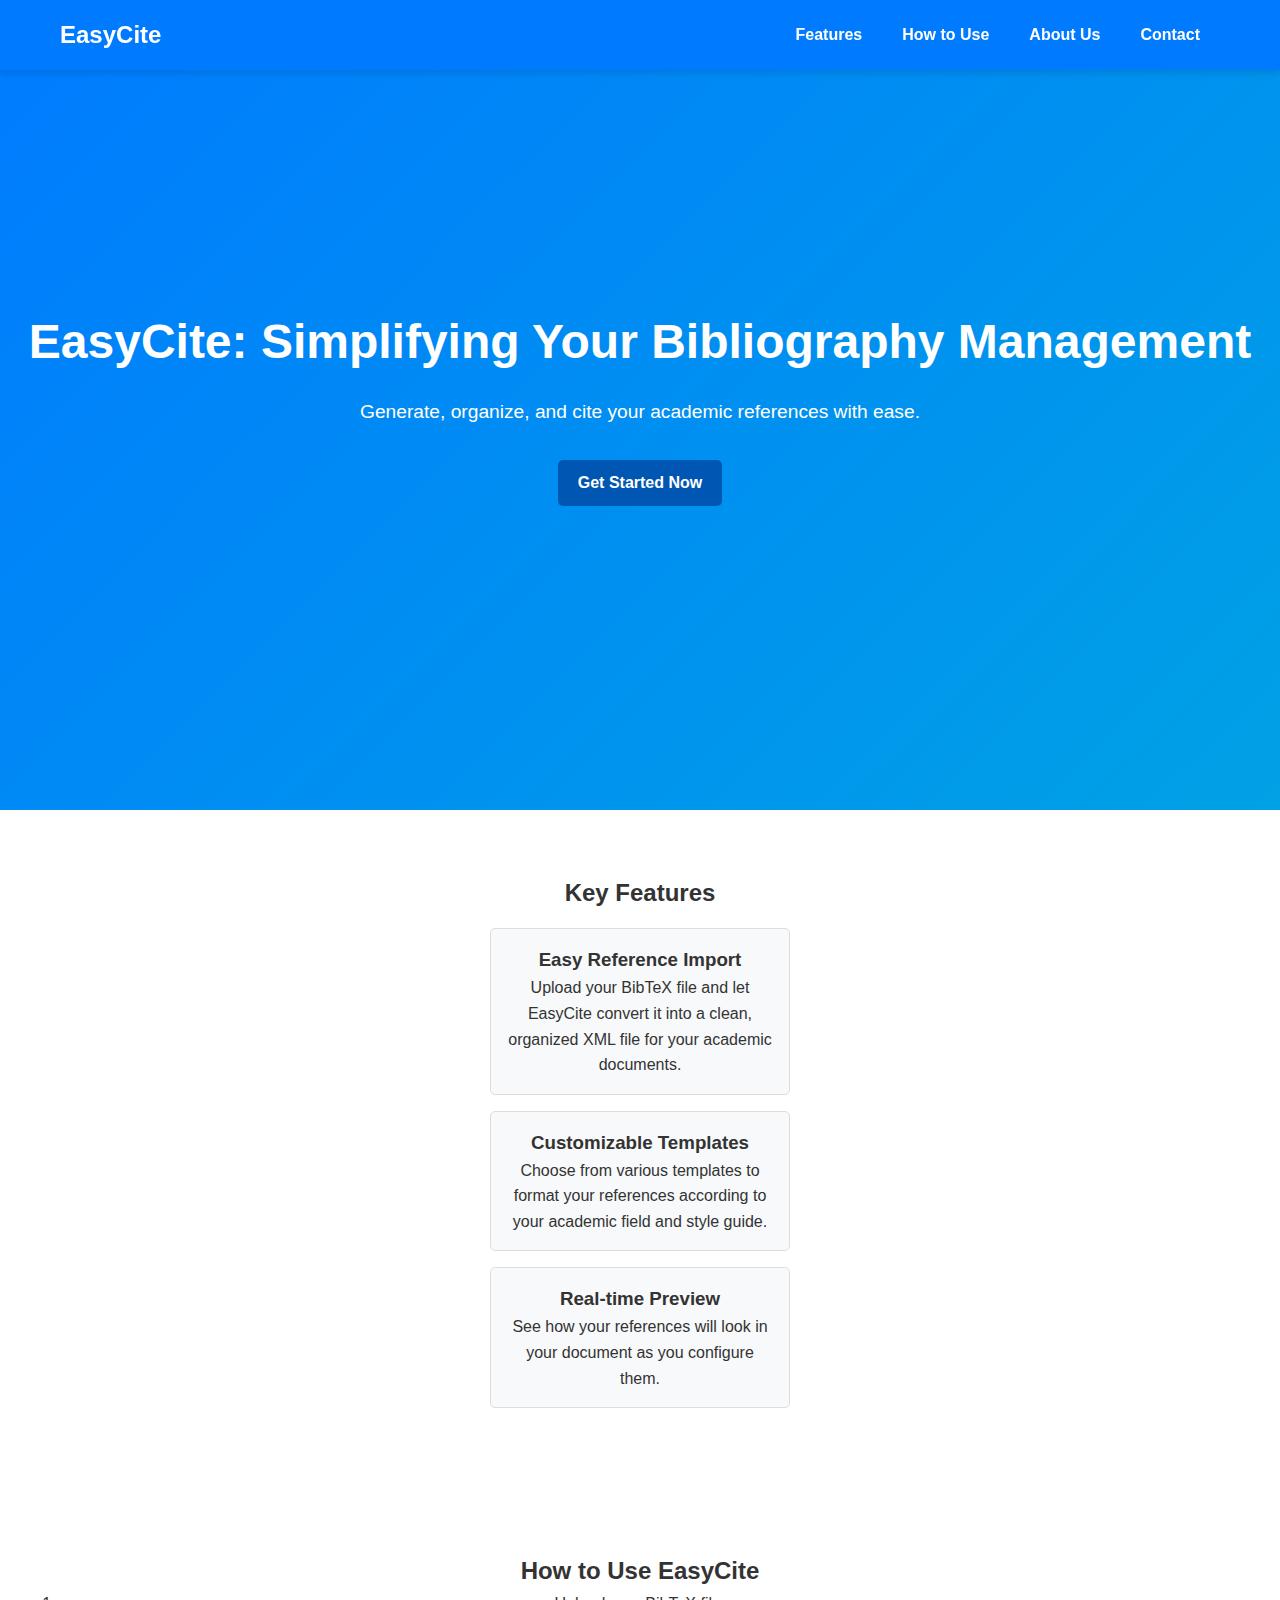
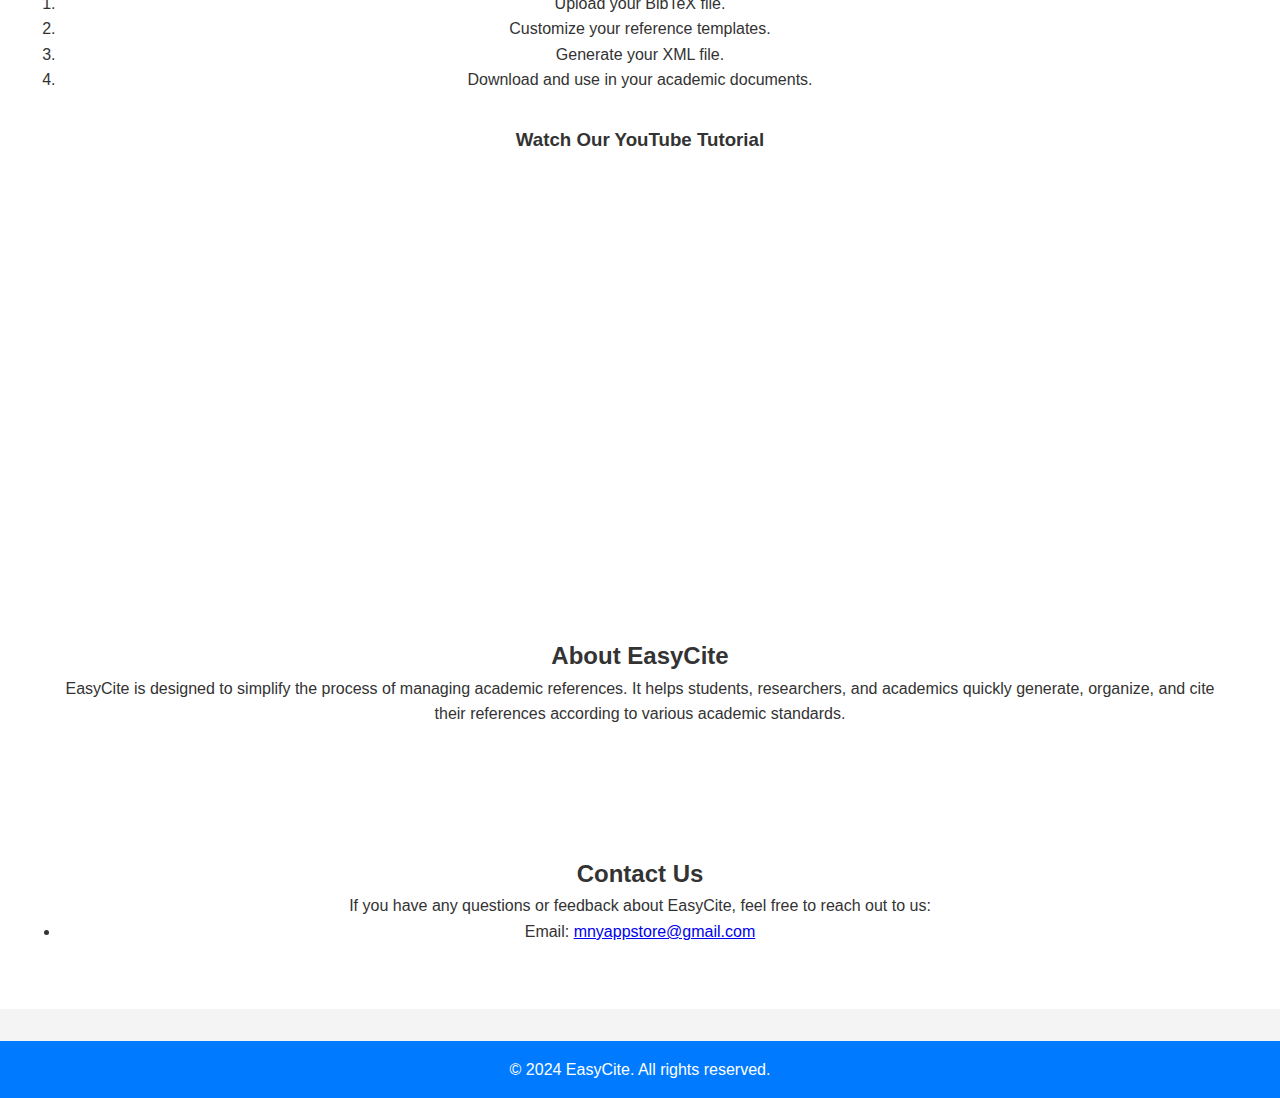
<file: easycite.html>
<!DOCTYPE html>
<html lang="en">
<head>
    <meta charset="UTF-8">
    <meta name="viewport" content="width=device-width, initial-scale=1.0">
    <title>EasyCite - Your Bibliography Made Easy</title>
    <link rel="stylesheet" href="style.css">
</head>
<body>

<header>
    <nav>
        <div class="logo">EasyCite</div>
        <ul class="menu">
            <li><a href="#features">Features</a></li>
            <li><a href="#how-to-use">How to Use</a></li>
            <li><a href="#about">About Us</a></li>
            <li><a href="#contact">Contact</a></li>
        </ul>
    </nav>
</header>

<section class="hero">
    <h1>EasyCite: Simplifying Your Bibliography Management</h1>
    <p>Generate, organize, and cite your academic references with ease.</p>
    <a href="#how-to-use" class="cta">Get Started Now</a>
</section>

<section id="features">
    <div class="container">
        <h2>Key Features</h2>
        <div class="feature-card">
            <h3>Easy Reference Import</h3>
            <p>Upload your BibTeX file and let EasyCite convert it into a clean, organized XML file for your academic documents.</p>
        </div>
        <div class="feature-card">
            <h3>Customizable Templates</h3>
            <p>Choose from various templates to format your references according to your academic field and style guide.</p>
        </div>
        <div class="feature-card">
            <h3>Real-time Preview</h3>
            <p>See how your references will look in your document as you configure them.</p>
        </div>
    </div>
</section>

<section id="how-to-use">
    <div class="container">
        <h2>How to Use EasyCite</h2>
        <ol>
            <li>Upload your BibTeX file.</li>
            <li>Customize your reference templates.</li>
            <li>Generate your XML file.</li>
            <li>Download and use in your academic documents.</li>
        </ol>
        <div class="video-tutorial">
            <h3>Watch Our YouTube Tutorial</h3>
            <iframe width="560" height="315" src="https://youtu.be/e-rwdd0fgEU" frameborder="0" allowfullscreen></iframe>
        </div>
    </div>
</section>

<section id="about">
    <div class="container">
        <h2>About EasyCite</h2>
        <p>EasyCite is designed to simplify the process of managing academic references. It helps students, researchers, and academics quickly generate, organize, and cite their references according to various academic standards.</p>
    </div>
</section>

<section id="contact">
    <div class="container">
        <h2>Contact Us</h2>
        <p>If you have any questions or feedback about EasyCite, feel free to reach out to us:</p>
        <ul>
            <li>Email: <a href="mailto:mnyappstore@gmail.com">mnyappstore@gmail.com</a></li>
        </ul>
    </div>
</section>
<footer>
    <div class="container">
        <p>&copy; 2024 EasyCite. All rights reserved.</p>
    </div>
</footer>

</body>
</html>
</file>
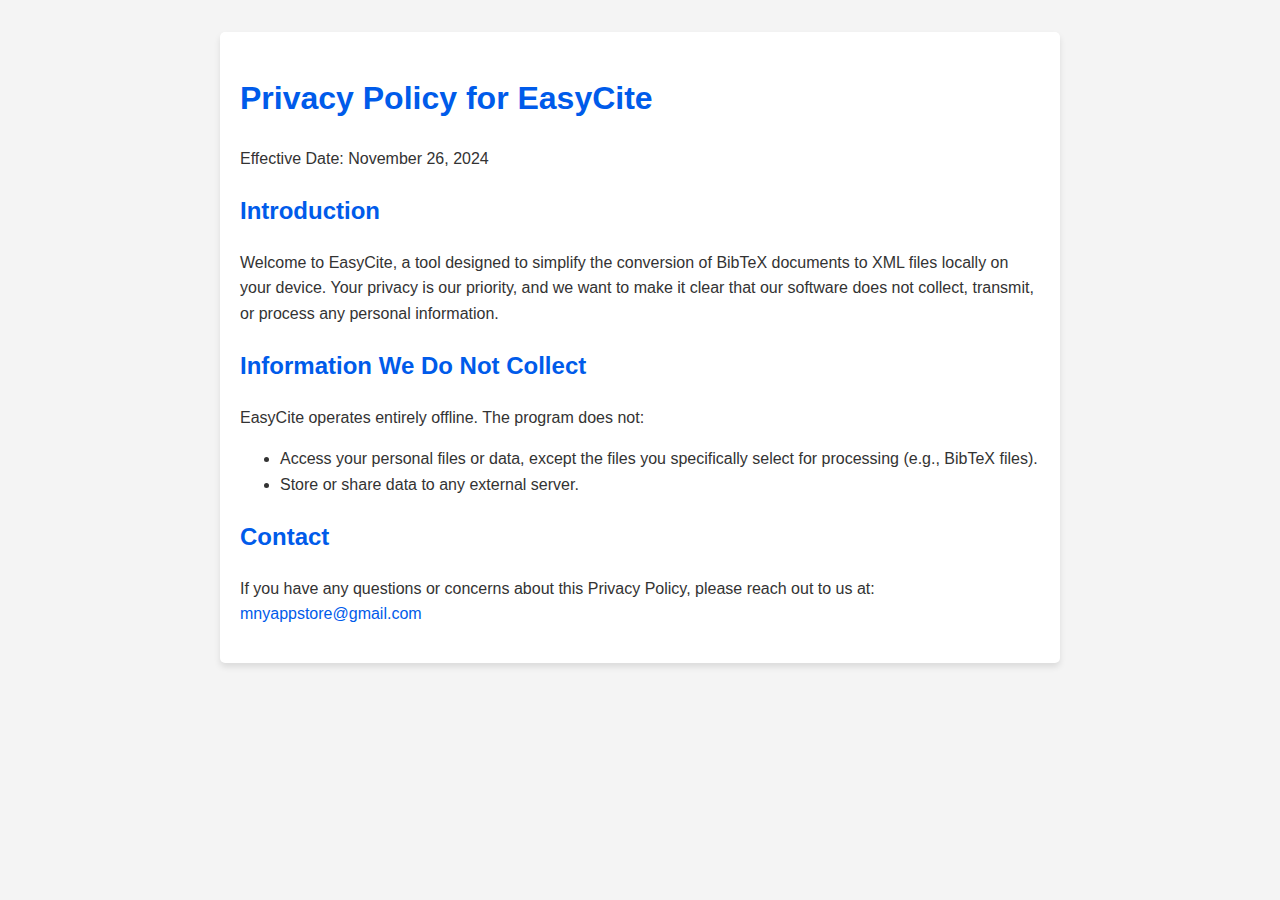
<file: privacy.html>
<!DOCTYPE html>
<html lang="en">
<head>
    <meta charset="UTF-8">
    <meta name="viewport" content="width=device-width, initial-scale=1.0">
    <title>Privacy Policy - EasyCite</title>
    <style>
        body {
            font-family: Arial, sans-serif;
            line-height: 1.6;
            margin: 0;
            padding: 0;
            background: #f4f4f4;
            color: #333;
        }
        .container {
            max-width: 800px;
            margin: 2rem auto;
            padding: 20px;
            background: #fff;
            border-radius: 5px;
            box-shadow: 0 4px 6px rgba(0, 0, 0, 0.1);
        }
        h1, h2 {
            color: #005bea;
        }
        p {
            margin: 1rem 0;
        }
        a {
            color: #005bea;
            text-decoration: none;
        }
        a:hover {
            text-decoration: underline;
        }
    </style>
</head>
<body>
    <div class="container">
        <h1>Privacy Policy for EasyCite</h1>
        <p>Effective Date: November 26, 2024</p>

        <h2>Introduction</h2>
        <p>Welcome to EasyCite, a tool designed to simplify the conversion of BibTeX documents to XML files locally on your device. Your privacy is our priority, and we want to make it clear that our software does not collect, transmit, or process any personal information.</p>

        <h2>Information We Do Not Collect</h2>
        <p>EasyCite operates entirely offline. The program does not:
        <ul>
            <li>Access your personal files or data, except the files you specifically select for processing (e.g., BibTeX files).</li>
            <li>Store or share data to any external server.</li>
        </ul>
        </p>

        <h2>Contact</h2>
        <p>If you have any questions or concerns about this Privacy Policy, please reach out to us at: 
           <a href="mailto:mnyappstore@gmail.com">mnyappstore@gmail.com</a>
        </p>
    </div>
</body>
</html>
</file>
<file: style.css>
/* General Styles */
* {
    margin: 0;
    padding: 0;
    box-sizing: border-box;
    font-family: 'Arial', sans-serif;
}

/* Body */
body {
    line-height: 1.6;
    color: #333;
    background: #f4f4f4;
}

/* Header */
header {
    background: #007BFF;
    color: #fff;
    padding: 1rem 0;
    position: fixed;
    width: 100%;
    top: 0;
    z-index: 100;
    box-shadow: 0 4px 6px rgba(0, 0, 0, 0.1);
}

nav {
    display: flex;
    justify-content: space-between;
    align-items: center;
    max-width: 1200px;
    margin: 0 auto;
    padding: 0 20px;
}

.logo {
    font-size: 1.5rem;
    font-weight: bold;
}

.menu {
    list-style: none;
    display: flex;
}

.menu li {
    margin: 0 20px;
}

.menu a {
    color: #fff;
    text-decoration: none;
    font-weight: bold;
    transition: color 0.3s ease;
}

.menu a:hover {
    color: #0056b3;
}

/* Hero Section */
.hero {
    height: 90vh;
    background: linear-gradient(135deg, #007BFF, #00A1E5);
    color: #fff;
    text-align: center;
    display: flex;
    flex-direction: column;
    justify-content: center;
    align-items: center;
    padding: 0 20px;
}

.hero h1 {
    font-size: 3rem;
    margin-bottom: 1rem;
}

.hero p {
    font-size: 1.2rem;
    margin-bottom: 2rem;
}

.cta {
    display: inline-block;
    padding: 10px 20px;
    background: #0056b3;
    color: #fff;
    text-decoration: none;
    font-weight: bold;
    border-radius: 5px;
    transition: background 0.3s ease;
}

.cta:hover {
    background: #004080;
}

/* Sections */
section {
    padding: 4rem 0;
    text-align: center;
    background: #fff;
}

.container {
    max-width: 1200px;
    margin: 0 auto;
    padding: 0 20px;
}

.feature-card {
    background: #f8f9fa;
    border: 1px solid #ddd;
    margin: 1rem auto;
    padding: 1rem;
    max-width: 300px;
    border-radius: 5px;
}

.video-tutorial {
    margin: 2rem 0;
}

button {
    display: inline-block;
    padding: 10px 20px;
    background: #007BFF;
    color: #fff;
    border: none;
    border-radius: 5px;
    font-weight: bold;
    cursor: pointer;
    transition: background 0.3s ease;
}

button:hover {
    background: #0056b3;
}

/* Footer */
footer {
    background: #007BFF;
    color: #fff;
    text-align: center;
    padding: 1rem 0;
    margin-top: 2rem;
}

.store-button img {
    margin-top: 20px;
    width: 200px; /* Buton boyutunu belirlemek için */
    border: none;
    transition: transform 0.3s ease;
}

.store-button img:hover {
    transform: scale(1.05); /* Hover'da hafif büyüme efekti */
}
</file>
